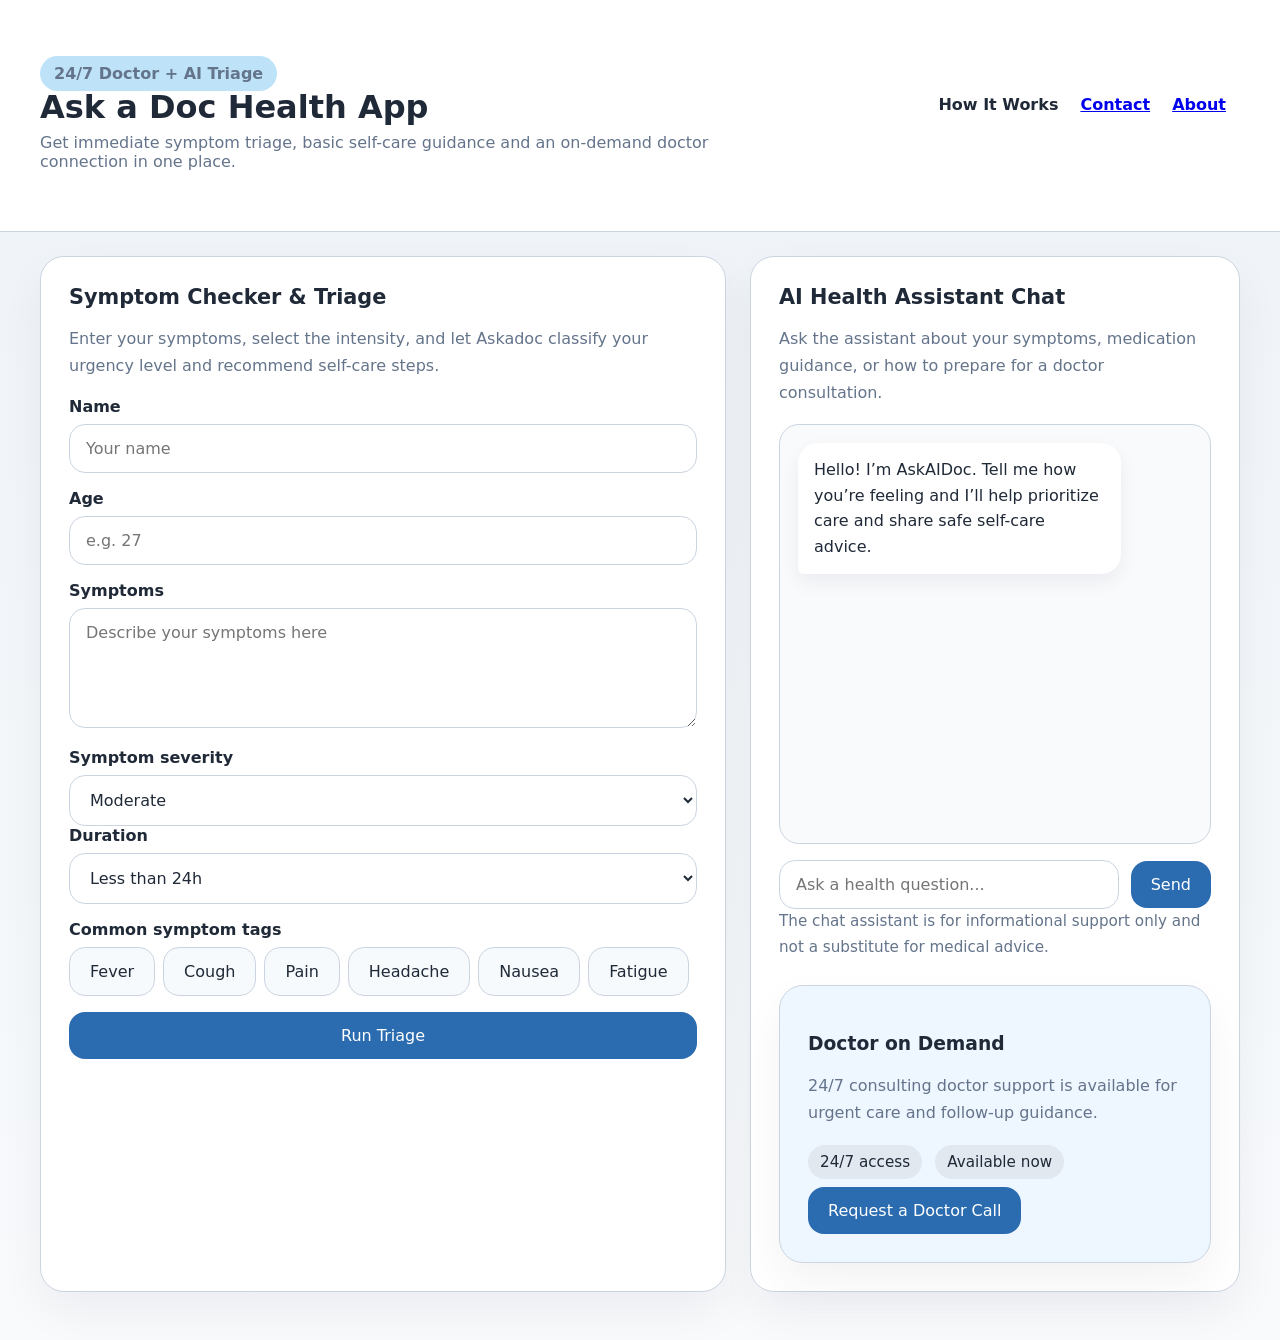
<file: index.html>
<!DOCTYPE html>
<html lang="en">
<head>
    <meta charset="UTF-8">
    <meta name="viewport" content="width=device-width, initial-scale=1.0">
    <title>Ask a Doc</title>
    <link rel="stylesheet" href="styles.css">
</head>
<body>
    <header>
        <div class="container branding">
            <div>
                <p class="pill">24/7 Doctor + AI Triage</p>
                <h1>Ask a Doc Health App</h1>
                <p>Get immediate symptom triage, basic self-care guidance and an on-demand doctor connection in one place.</p>
            </div>
            <div class="status" id="status">
                <span>How It Works</span>
                <a href="/Contact.html/" style="margin-left: 12px; text-decoration: underline;">Contact</a>
                <a href="/About.html/" style="margin-left: 12px; text-decoration: underline;">About</a>
            </div>
        </div>
    </header>

    <main class="container grid two-cols">
        <section class="card">
            <h2>Symptom Checker & Triage</h2>
            <p>Enter your symptoms, select the intensity, and let Askadoc classify your urgency level and recommend self-care steps.</p>
            <form id="triage-form" class="form-row">
                <div>
                    <label for="name">Name</label>
                    <input type="text" id="name" placeholder="Your name" required>
                </div>
                <div>
                    <label for="age">Age</label>
                    <input type="number" id="age" min="1" max="120" placeholder="e.g. 27" required>
                </div>
                <div>
                    <label for="symptoms">Symptoms</label>
                    <textarea id="symptoms" placeholder="Describe your symptoms here" required></textarea>
                </div>
                <div class="row-2">
                    <div>
                        <label for="severity">Symptom severity</label>
                        <select id="severity" required>
                            <option value="mild">Mild</option>
                            <option value="moderate" selected>Moderate</option>
                            <option value="severe">Severe</option>
                        </select>
                    </div>
                    <div>
                        <label for="duration">Duration</label>
                        <select id="duration" required>
                            <option value="1">Less than 24h</option>
                            <option value="2">1-3 days</option>
                            <option value="3">More than 3 days</option>
                        </select>
                    </div>
                </div>
                <div>
                    <label>Common symptom tags</label>
                    <div class="chips" id="tag-list">
                        <button type="button" class="secondary" data-tag="fever">Fever</button>
                        <button type="button" class="secondary" data-tag="cough">Cough</button>
                        <button type="button" class="secondary" data-tag="pain">Pain</button>
                        <button type="button" class="secondary" data-tag="headache">Headache</button>
                        <button type="button" class="secondary" data-tag="nausea">Nausea</button>
                        <button type="button" class="secondary" data-tag="fatigue">Fatigue</button>
                    </div>
                </div>
                <button type="submit">Run Triage</button>
            </form>

            <div id="triage-output" class="card hidden">
                <div class="status" id="triage-level"></div>
                <h3>Recommendations</h3>
                <p id="triage-summary"></p>
                <h4>Self-care advice</h4>
                <ul id="self-care-list"></ul>
                <p class="note">If symptoms worsen or do not improve within 24–48 hours, connect with a doctor immediately.</p>
                <button id="connect-doctor">Connect to Doctor</button>
            </div>
        </section>

        <aside class="card">
            <h2>AI Health Assistant Chat</h2>
            <p>Ask the assistant about your symptoms, medication guidance, or how to prepare for a doctor consultation.</p>
            <div class="chat-window" id="chat-window">
                <div class="message bot">Hello! I’m AskAIDoc. Tell me how you’re feeling and I’ll help prioritize care and share safe self-care advice.</div>
            </div>
            <div class="chat-input">
                <input type="text" id="chat-input" placeholder="Ask a health question..." aria-label="Health chatbot question">
                <button id="send-chat">Send</button>
            </div>
            <p class="note">The chat assistant is for informational support only and not a substitute for medical advice.</p>
            <div class="card accent-card">
                <h3>Doctor on Demand</h3>
                <p>24/7 consulting doctor support is available for urgent care and follow-up guidance.</p>
                <div class="badge">24/7 access</div>
                <div class="badge" id="doctor-depth">Available now</div>
                <button id="request-call">Request a Doctor Call</button>
            </div>
        </aside>
    </main>

    <script src="script.js"></script
    
</body>
</html>
</file>
<file: styles.css>
:root {
    --bg: #f5f9ff;
    --surface: #ffffff;
    --primary: #2b6cb0;
    --primary-soft: #bee3f8;
    --accent: #2f855a;
    --text: #1f2937;
    --muted: #64748b;
    --border: #cbd5e1;
    --danger: #c53030;
    font-family: Inter, system-ui, -apple-system, BlinkMacSystemFont, "Segoe UI", sans-serif;
}
* {
    box-sizing: border-box;
}
body {
    margin: 0;
    min-height: 100vh;
    background: linear-gradient(180deg, #edf2f7 0%, #f8fafc 100%);
    color: var(--text);
}
header {
    padding: 24px 20px 12px;
    background: var(--surface);
    border-bottom: 1px solid var(--border);
    position: sticky;
    top: 0;
    z-index: 10;
}
.container {
    width: min(1200px, calc(100% - 32px));
    margin: 0 auto;
    padding: 24px 0 48px;
}
.branding {
    display: flex;
    justify-content: space-between;
    align-items: center;
    gap: 16px;
    flex-wrap: wrap;
}
.branding h1 {
    margin: 0;
    font-size: clamp(2rem, 2.5vw, 2.8rem);
    line-height: 1.05;
}
.branding p {
    margin: 8px 0 0;
    max-width: 720px;
    color: var(--muted);
    font-size: 1rem;
}
.pill {
    display: inline-flex;
    align-items: center;
    gap: 8px;
    background: var(--primary-soft);
    color: var(--primary);
    border-radius: 999px;
    padding: 8px 14px;
    font-size: 0.95rem;
    font-weight: 600;
}
.grid {
    display: grid;
    gap: 24px;
}
.card {
    background: var(--surface);
    border: 1px solid var(--border);
    border-radius: 24px;
    box-shadow: 0 20px 45px rgba(15, 23, 42, 0.05);
    padding: 28px;
}
.card h2 {
    margin: 0 0 16px;
    font-size: 1.3rem;
}
.card p {
    margin: 0 0 18px;
    color: var(--muted);
    line-height: 1.7;
}
.status {
    display: inline-flex;
    align-items: center;
    gap: 10px;
    padding: 10px 14px;
    border-radius: 18px;
    font-weight: 700;
    margin-bottom: 10px;
}
.status.online{background:#e6fffa;color:#2f855a}
.status.busy{background:#fff5f5;color:#c53030}
.form-row {
    display: grid;
    gap: 16px;
}
label {
    font-weight: 600;
    display: block;
    margin-bottom: 8px;
}
input, textarea, select {
    width: 100%;
    border: 1px solid var(--border);
    border-radius: 16px;
    padding: 14px 16px;
    font: inherit;
    color: var(--text);
    background: #fff;
}
textarea {
    min-height: 120px;
    resize: vertical;
}
.row-2 {
    grid-template-columns: 1fr 1fr;
}
.row-3 {
    grid-template-columns: repeat(3, minmax(0, 1fr));
}
.row-2 > *:last-child, .row-3 > *:last-child {
    min-width: 0;
}
button {
    border: none;
    border-radius: 16px;
    padding: 14px 20px;
    font: inherit;
    cursor: pointer;
    color: #fff;
    background: var(--primary);
    transition: transform 0.2s ease, background 0.2s ease;
}
button:hover {
    transform: translateY(-1px);
    background: #2c5282;
}
.secondary {
    background: #f7fafc;
    color: var(--text);
    border: 1px solid var(--border);
}
.secondary:hover {
    background: #edf2f7;
}
.badge {
    display: inline-flex;
    align-items: center;
    justify-content: center;
    padding: 8px 12px;
    border-radius: 999px;
    background: #e2e8f0;
    color: var(--text);
    font-size: 0.95rem;
    margin-right: 8px;
    margin-bottom: 8px;
}
.chips {
    display: flex;
    flex-wrap: wrap;
    gap: 8px;
    margin-top: 8px;
}
.chat-window {
    height: 420px;
    overflow-y: auto;
    display: flex;
    flex-direction: column;
    gap: 14px;
    padding: 18px;
    background: #f8fafc;
    border: 1px solid var(--border);
    border-radius: 20px;
}
.message {
    max-width: 82%;
    padding: 14px 16px;
    border-radius: 20px;
    line-height: 1.6;
    white-space: pre-wrap;
}
.message.user {
    align-self: flex-end;
    background: var(--primary);
    color: white;
    border-bottom-right-radius: 6px;
}
.message.bot {
    align-self: flex-start;
    background: #fff;
    color: var(--text);
    border-bottom-left-radius: 6px;
    box-shadow: 0 8px 20px rgba(15, 23, 42, 0.06);
}
.chat-input {
    display: grid;
    grid-template-columns: 1fr auto;
    gap: 12px;
    align-items: center;
    margin-top: 16px;
}
.note {
    font-size: 0.95rem;
    color: var(--muted);
}
.alert {
    background: #fff5f5;
    color: #9b2c2c;
    padding: 16px;
    border-radius: 18px;
    border: 1px solid #feb2b2;
    display: grid;
    gap: 6px;
}
@media (max-width: 767px) {
    .row-2, .row-3 {
        grid-template-columns: 1fr;
    }
    .branding {
        align-items: flex-start;
    }
    .chat-window {
        height: 340px;
    }
}

/* Added features */
body.dark{background:#121212;color:#f5f5f5}
body.dark .card,body.dark header{background:#1f1f1f;color:#fff}
body.dark input,body.dark textarea,body.dark select{background:#2d2d2d;color:#fff;border-color:#555}

/* Helpers to replace inline styles */
.two-cols{grid-template-columns: 1.4fr 1fr}
.hidden{display:none}
#triage-output{margin-top:24px}
.accent-card{margin-top:24px;background:#eef6ff}

/* Floating buttons */
#dark-toggle{position:fixed;right:20px;bottom:80px;z-index:999}
#top-btn{position:fixed;right:20px;bottom:20px;display:none;z-index:999}
#top-btn.visible{display:block}

/* Card animation */
.animate-init{opacity:0;transform:translateY(30px);transition:all .6s ease}
.animate-in{opacity:1;transform:translateY(0)}
</file>
